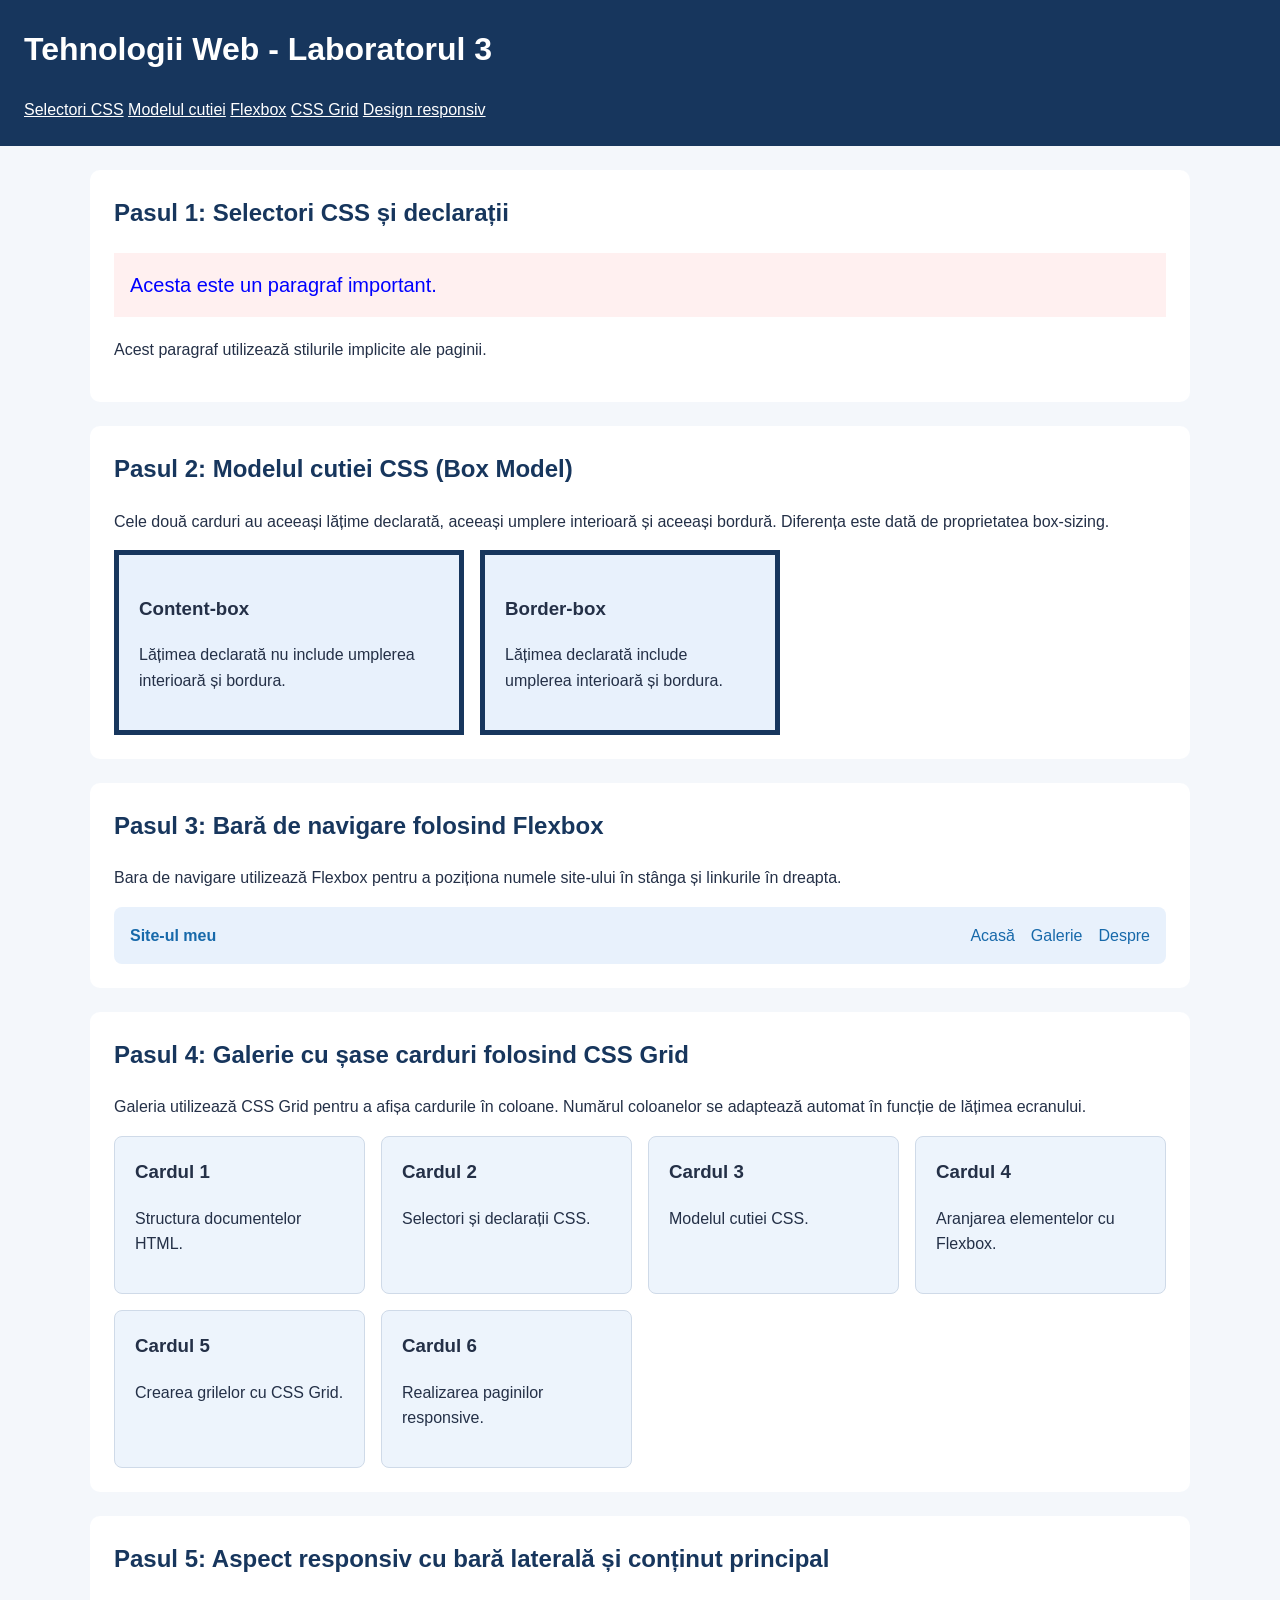
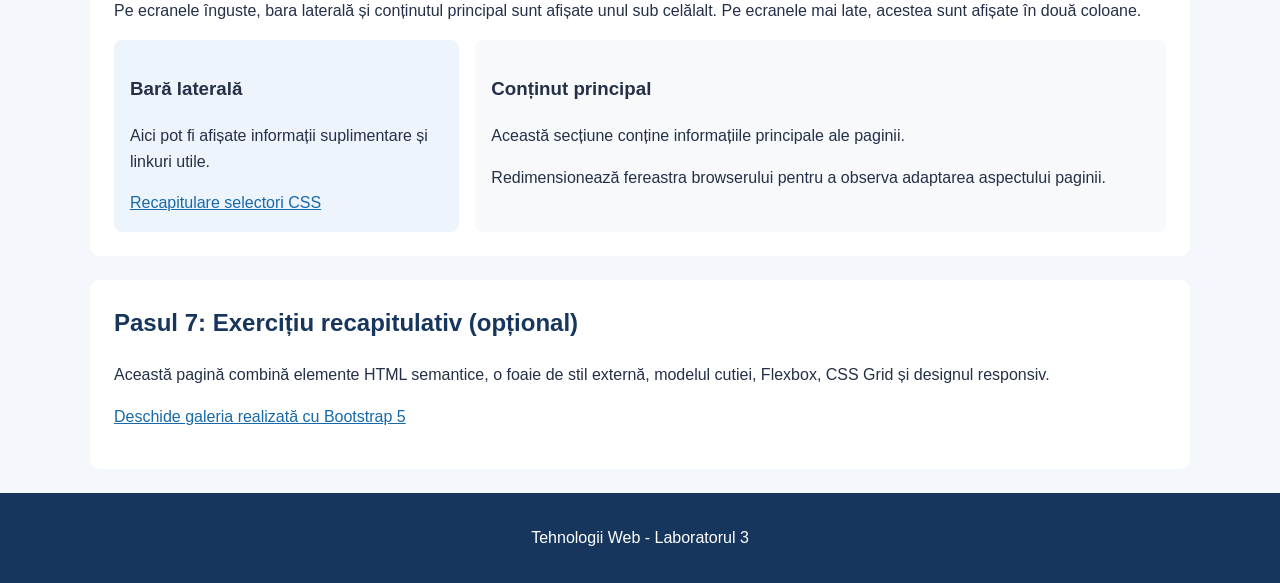
<file: lab3/index.html>
﻿
<!DOCTYPE html>
<html lang="ro">
<head>
    <meta charset="UTF-8">
    <meta name="viewport" content="width=device-width, initial-scale=1.0">
    <title>Tehnologii Web - Laboratorul 3</title>
    <link rel="stylesheet" href="css/style.css">
</head>
<body>
<header class="site-header">
    <h1>Tehnologii Web - Laboratorul 3</h1>

    <nav aria-label="Navigare principală">
        <a href="#selectori">Selectori CSS</a>
        <a href="#model-cutie">Modelul cutiei</a>
        <a href="#flexbox">Flexbox</a>
        <a href="#grid">CSS Grid</a>
        <a href="#responsive">Design responsiv</a>
    </nav>
</header>

<main>
    <section id="selectori" class="section">
        <h2>Pasul 1: Selectori CSS și declarații</h2>

        <p class="important">
            Acesta este un paragraf important.
        </p>

        <p>
            Acest paragraf utilizează stilurile implicite ale paginii.
        </p>
    </section>

    <section id="model-cutie" class="section">
        <h2>Pasul 2: Modelul cutiei CSS (Box Model)</h2>

        <p>
            Cele două carduri au aceeași lățime declarată,
            aceeași umplere interioară și aceeași bordură.
            Diferența este dată de proprietatea box-sizing.
        </p>

        <div class="box-examples">
            <article class="card-a">
                <h3>Content-box</h3>
                <p>
                    Lățimea declarată nu include umplerea interioară
                    și bordura.
                </p>
            </article>

            <article class="card-b">
                <h3>Border-box</h3>
                <p>
                    Lățimea declarată include umplerea interioară
                    și bordura.
                </p>
            </article>
        </div>
    </section>

    <section id="flexbox" class="section">
        <h2>Pasul 3: Bară de navigare folosind Flexbox</h2>

        <p>
            Bara de navigare utilizează Flexbox pentru a poziționa
            numele site-ului în stânga și linkurile în dreapta.
        </p>

        <nav class="demo-nav" aria-label="Navigare demonstrativă">
            <a class="brand" href="#flexbox">Site-ul meu</a>

            <div class="nav-links">
                <a href="#selectori">Acasă</a>
                <a href="#grid">Galerie</a>
                <a href="#responsive">Despre</a>
            </div>
        </nav>
    </section>

    <section id="grid" class="section">
        <h2>Pasul 4: Galerie cu șase carduri folosind CSS Grid</h2>

        <p>
            Galeria utilizează CSS Grid pentru a afișa cardurile
            în coloane. Numărul coloanelor se adaptează automat
            în funcție de lățimea ecranului.
        </p>

        <div class="gallery">
            <article class="gallery-card">
                <h3>Cardul 1</h3>
                <p>Structura documentelor HTML.</p>
            </article>

            <article class="gallery-card">
                <h3>Cardul 2</h3>
                <p>Selectori și declarații CSS.</p>
            </article>

            <article class="gallery-card">
                <h3>Cardul 3</h3>
                <p>Modelul cutiei CSS.</p>
            </article>

            <article class="gallery-card">
                <h3>Cardul 4</h3>
                <p>Aranjarea elementelor cu Flexbox.</p>
            </article>

            <article class="gallery-card">
                <h3>Cardul 5</h3>
                <p>Crearea grilelor cu CSS Grid.</p>
            </article>

            <article class="gallery-card">
                <h3>Cardul 6</h3>
                <p>Realizarea paginilor responsive.</p>
            </article>
        </div>
    </section>

    <section id="responsive" class="section">
        <h2>Pasul 5: Aspect responsiv cu bară laterală și conținut principal</h2>

        <p>
            Pe ecranele înguste, bara laterală și conținutul principal
            sunt afișate unul sub celălalt. Pe ecranele mai late,
            acestea sunt afișate în două coloane.
        </p>

        <div class="layout">
            <aside class="sidebar">
                <h3>Bară laterală</h3>

                <p>
                    Aici pot fi afișate informații suplimentare
                    și linkuri utile.
                </p>

                <a href="#selectori">Recapitulare selectori CSS</a>
            </aside>

            <div class="main-content">
                <h3>Conținut principal</h3>

                <p>
                    Această secțiune conține informațiile principale
                    ale paginii.
                </p>

                <p>
                    Redimensionează fereastra browserului pentru
                    a observa adaptarea aspectului paginii.
                </p>
            </div>
        </div>
    </section>

    <section id="exercitiu-final" class="section">
        <h2>Pasul 7: Exercițiu recapitulativ (opțional)</h2>

        <p>
            Această pagină combină elemente HTML semantice,
            o foaie de stil externă, modelul cutiei, Flexbox,
            CSS Grid și designul responsiv.
        </p>

        <p>
            <a href="bootstrap-gallery.html">
                Deschide galeria realizată cu Bootstrap 5
            </a>
        </p>
    </section>
</main>

<footer class="site-footer">
    <p>Tehnologii Web - Laboratorul 3</p>
</footer>
</body>
</html>
</file>
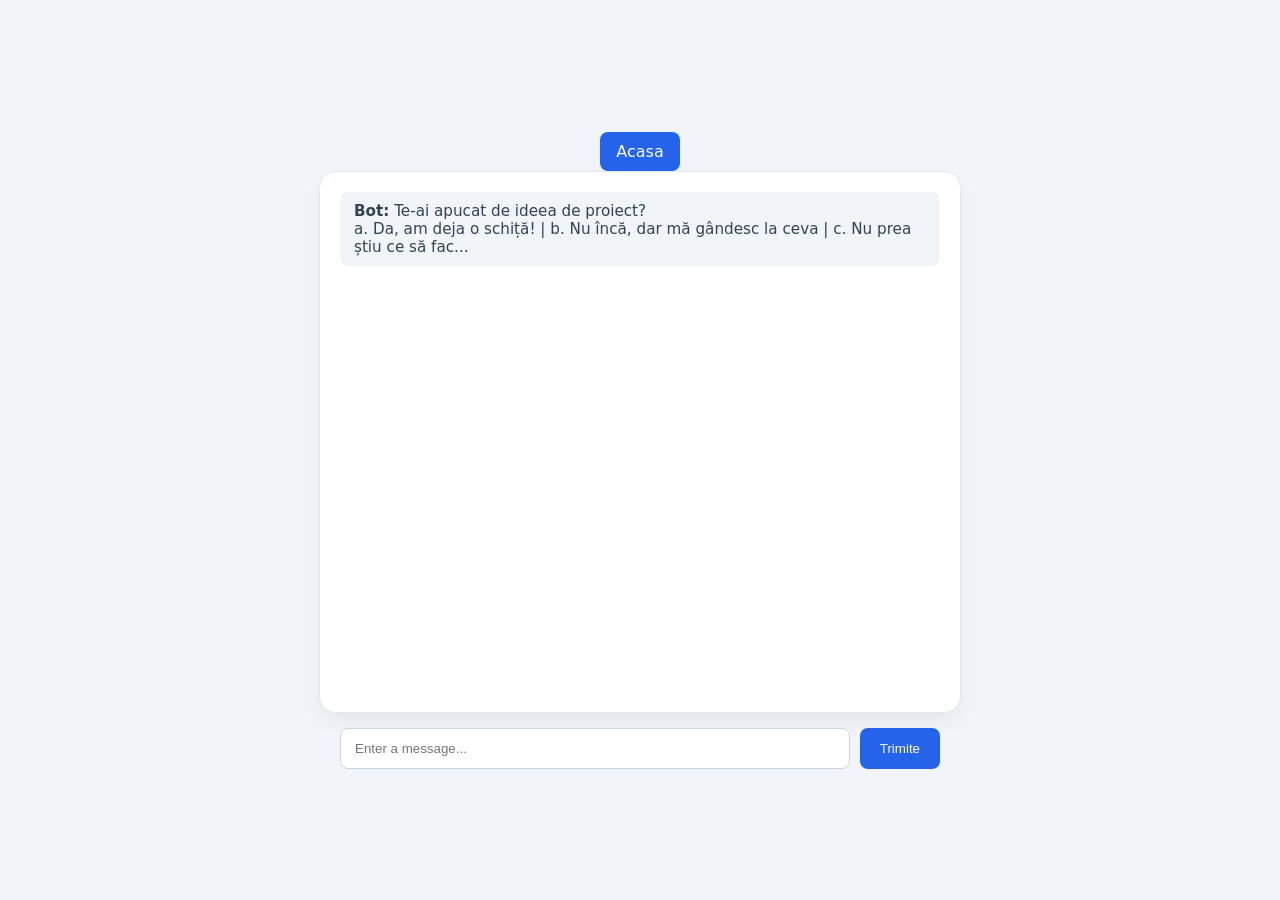
<file: HTML/chatbot.html>
﻿<!DOCTYPE html>
<html lang="en">
    <head>
        <meta charset="UTF-8">
        <meta name="viewport" content="width=device-width, initial-scale=1.0">
        <title>Chatbot</title>
        <link rel="stylesheet" href="../CSS/chatbot_style.css">
    </head>
    <body>
        <a href="../HTML/home.html" class="btn">Acasa</a>
        <div class="chat-container" id="chat-container"></div>
        <form id="chat-form">
            <input type="text" id="user" placeholder="Enter a message...">
            <button type="submit">Trimite</button>
        </form>
        <script src="../JS/chatbot_js.js"></script>
    </body>
</html>
</file>
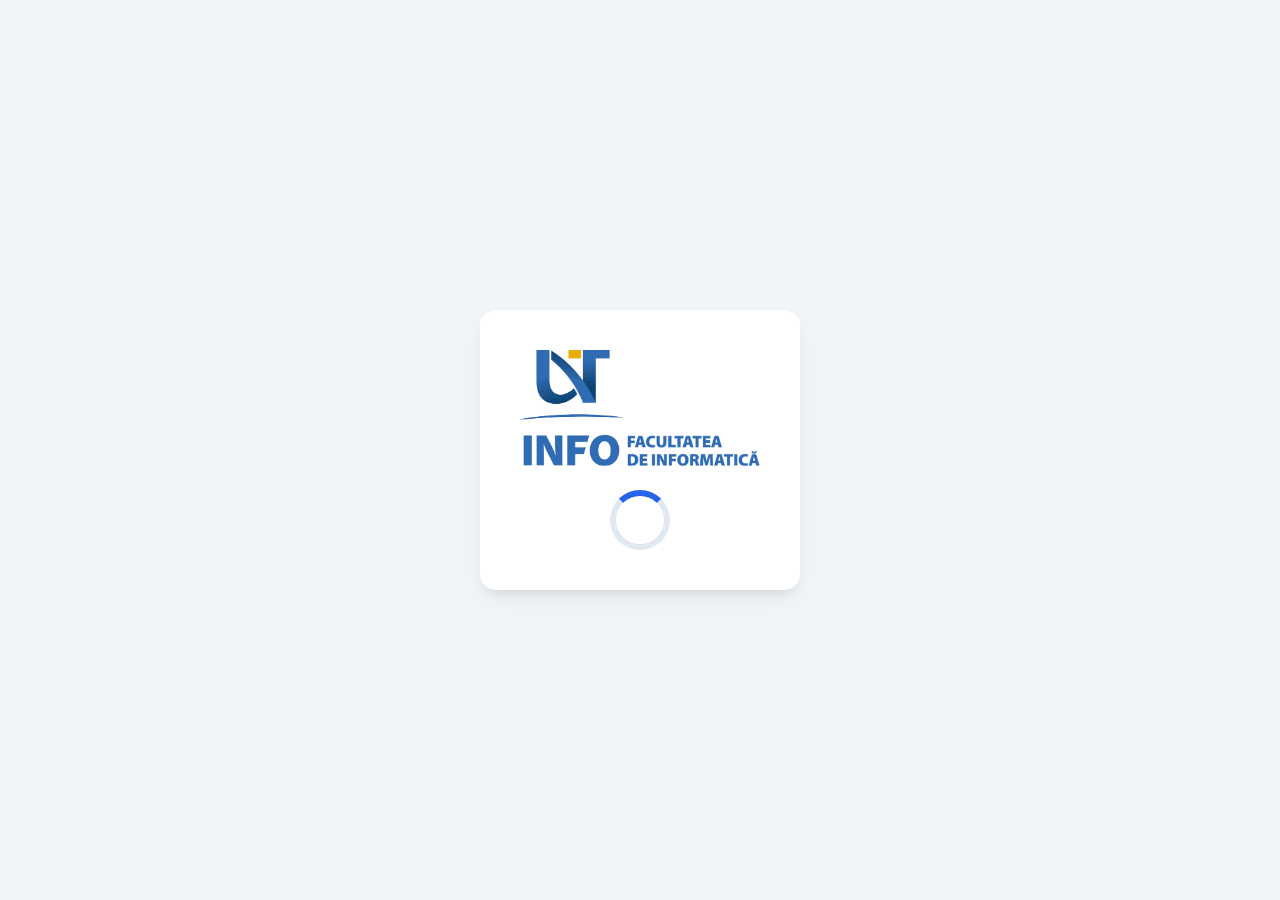
<file: HTML/loading.html>
﻿<!DOCTYPE html>
<html lang="en">
<head>
    <meta charset="UTF-8">
    <meta name="viewport" content="width=device-width, initial-scale=1.0">
    <title>Pagina Loading</title>
    <meta http-equiv="refresh" content="2;url=login.html">
    <link rel="stylesheet" href="../CSS/style.css">
    <link rel="stylesheet" href="../CSS/loading_style.css">
</head>
<body>
<div class="loading-container">
    <img src="../MEDIA/images.png" alt="img" class="logo">
    <div class="loader"></div>
</div>
</body>
</html>
</file>
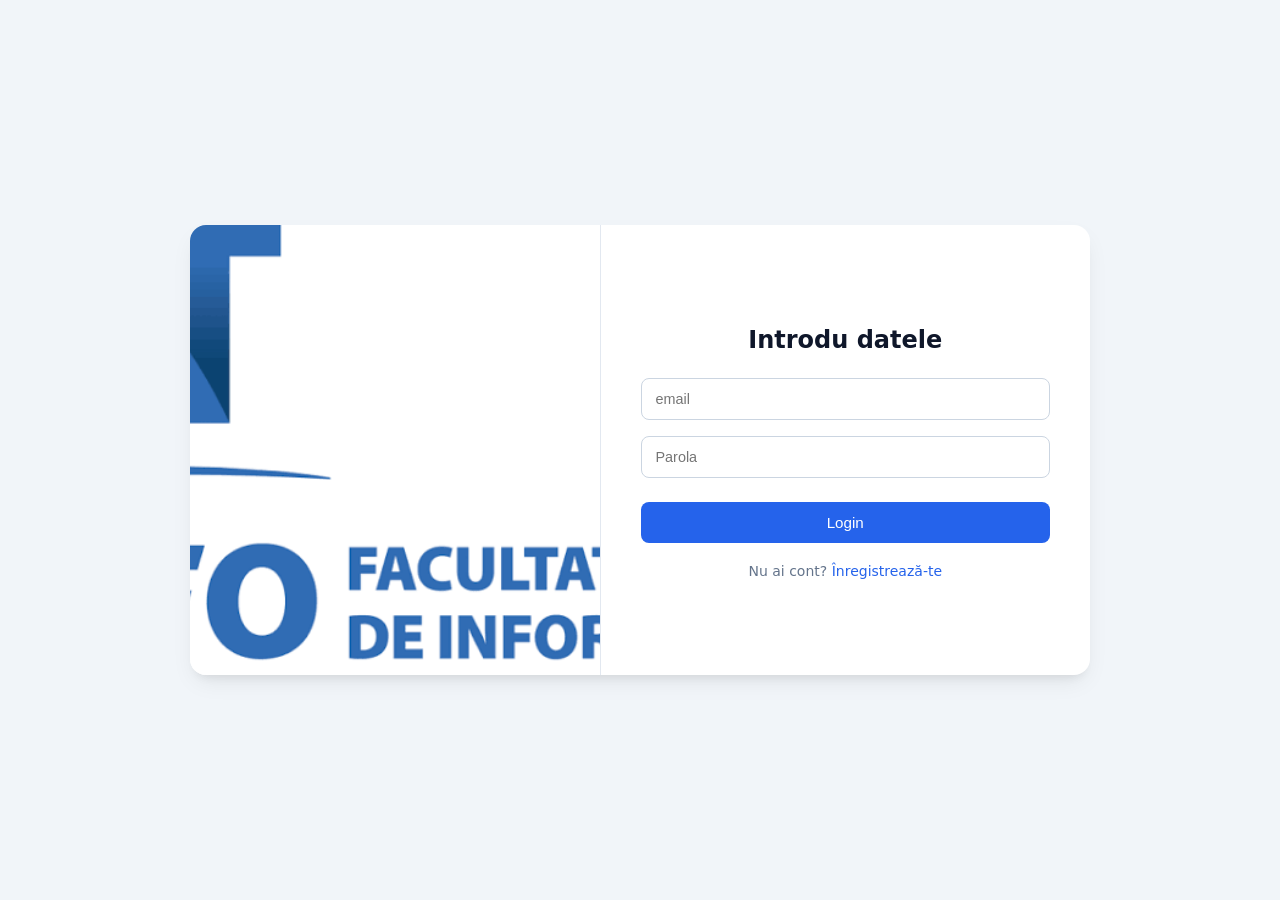
<file: HTML/login.html>
﻿<!DOCTYPE html>
<html lang="en">
<head>
    <meta charset="UTF-8">
    <meta name="viewport" content="width=device-width, initial-scale=1.0">
    <title>Login Page</title>
    <link rel="stylesheet" href="../CSS/style.css">
    <link rel="stylesheet" href="../CSS/login_style.css">
</head>
<body>
<div class="login-container">
    <div class="login-image">
        <img src="../MEDIA/images.png" alt="Imagine login">
    </div>
    <div class="separator"></div>
    <form class="login-form" id="login-form">
        <h2>Introdu datele</h2>
        <input type="email" id="email" placeholder="email">
        <input type="password" id="password" placeholder="Parola">
        <button type="submit">Login</button>
        <p class="register-text"> Nu ai cont? <a href="../HTML/register.html">Înregistrează-te</a> </p>
    </form>
</div>
<script src="../JS/login_js.js"></script>
</body>
</html>
</file>
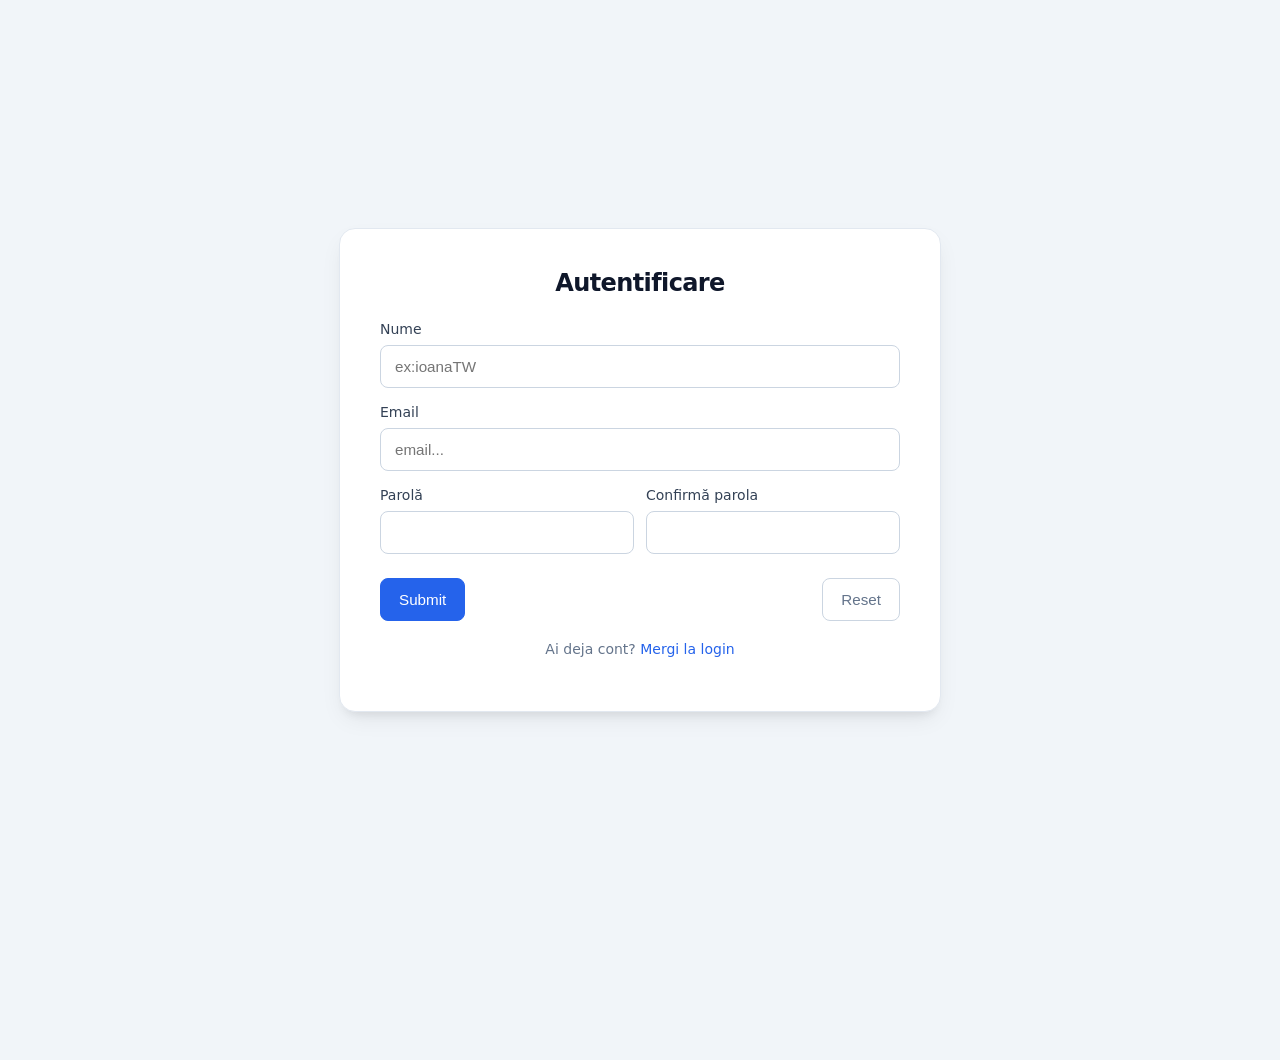
<file: HTML/register.html>
﻿<!DOCTYPE html>
<html lang="ro">
<head>
    <meta charset="UTF-8">
    <meta name="viewport" content="width=device-width, initial-scale=1.0">
    <title>Pagina autentificare</title>
    <link rel="stylesheet" href="../CSS/register.css">
</head>
<body>
<main class="page">
    <section class="card">
        <h1>Autentificare</h1>
        <form class="register-form" action="#" method="post" enctype="multipart/form-data">
            <div class="row">
                <label for="username">Nume</label>
                <input type="text" name="username" placeholder="ex:ioanaTW"
                       required>
            </div>
            <div class="row">
                <label for="email">Email</label>
                <input type="email" name="email" placeholder="email..." required>
            </div>
            <div class="row two-col">
                <div>
                    <label for="password">Parolă</label>
                    <input for="password" name="password" required>
                </div>
                <div>
                    <label for="confirm_password">Confirmă parola</label>
                    <input type="password" name="confirm_password" required>
                </div>
            </div>

            <div class="actions">
                <button type="submit" class="btn primary">Submit</button>
                <button type="reset" class="btn ghost">Reset</button>
            </div>
            <p class="login-link"> Ai deja cont? <a href="login.html">Mergi la login</a></p>

        </form>
    </section>
</main>
</body>
</html>
</file>
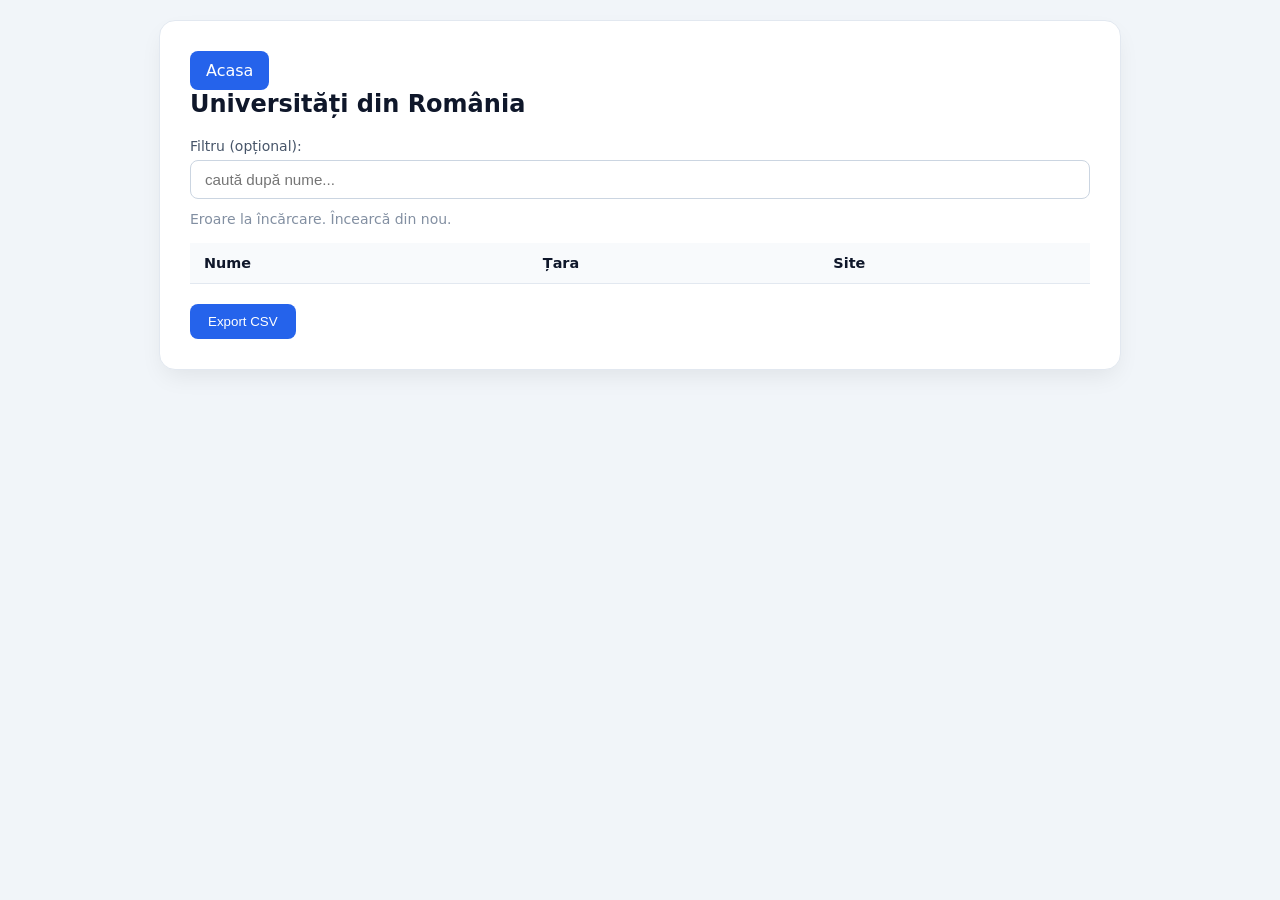
<file: HTML/universities.html>
﻿<!DOCTYPE html>
<html lang="en">
<head>
    <meta charset="UTF-8">
    <meta name="viewport" content="width=device-width, initial-scale=1.0">
    <title>Universities</title>
    <link rel="stylesheet" href="../CSS/universities_style.css">
</head>
<body>
<div class="container">
    <a href="../HTML/home.html" class="btn">Acasa</a>
    <h1>Universități din România</h1>
    <label for="q">Filtru (opțional):</label>
    <input id="q" placeholder="caută după nume..." />
    <div id="status" class="status"></div>
    <table>
        <thead>
        <tr>
            <th>Nume</th>
            <th>Țara</th>
            <th>Site</th>
        </tr>
        </thead>
        <tbody id="tbody"></tbody>
    </table>
    <button id="export-btn" class="btn-export">Export CSV</button>
</div>
<script src="../JS/universities_js.js"></script>
</body>
</html>
</file>
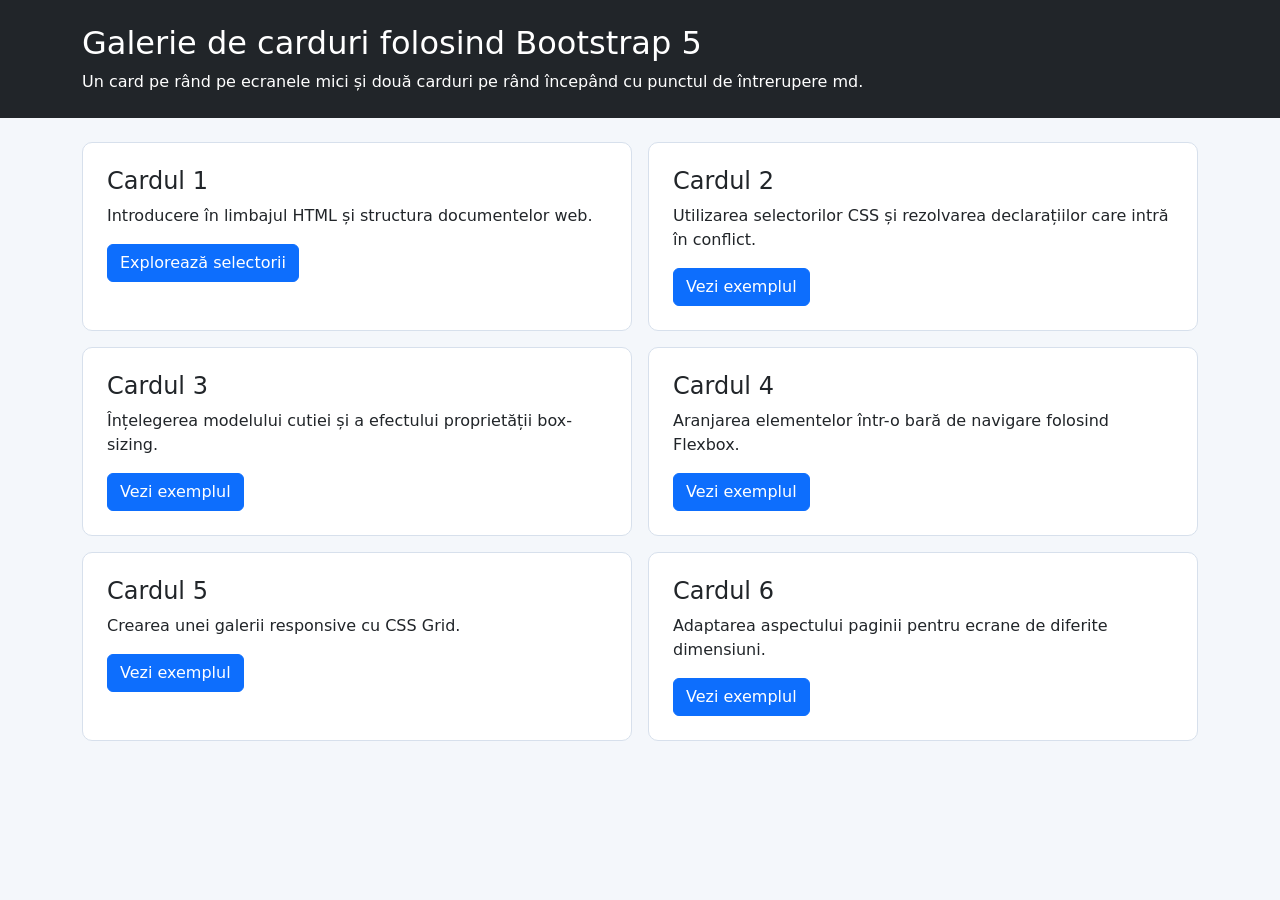
<file: lab3/bootstrap-gallery.html>
﻿
<!DOCTYPE html>
<html lang="ro">
<head>
    <meta charset="UTF-8">
    <meta name="viewport" content="width=device-width, initial-scale=1.0">

    <title>Tehnologii Web - Galerie Bootstrap 5</title>

    <link
            href="https://cdn.jsdelivr.net/npm/bootstrap@5.3.8/dist/css/bootstrap.min.css"
            rel="stylesheet"
    >

    <style>
        body {
            background-color: #f4f7fb;
        }

        .gallery-card {
            height: 100%;
            border: 1px solid #d7e0ec;
            border-radius: 10px;
        }

        .gallery-card .card-body {
            padding: 1.5rem;
        }
    </style>
</head>
<body>
<header class="bg-dark text-white py-4">
    <div class="container">
        <h1 class="h2 mb-2">
            Galerie de carduri folosind Bootstrap 5
        </h1>

        <p class="mb-0">
            Un card pe rând pe ecranele mici și două carduri
            pe rând începând cu punctul de întrerupere md.
        </p>
    </div>
</header>

<main class="container py-4">
    <div class="row g-3">

        <div class="col-12 col-md-6">
            <article class="card gallery-card">
                <div class="card-body">
                    <h2 class="h4 card-title">Cardul 1</h2>

                    <p class="card-text">
                        Introducere în limbajul HTML și structura
                        documentelor web.
                    </p>

                    <a
                            class="btn btn-primary"
                            href="index.html#selectori"
                    >
                        Explorează selectorii
                    </a>
                </div>
            </article>
        </div>

        <div class="col-12 col-md-6">
            <article class="card gallery-card">
                <div class="card-body">
                    <h2 class="h4 card-title">Cardul 2</h2>

                    <p class="card-text">
                        Utilizarea selectorilor CSS și rezolvarea
                        declarațiilor care intră în conflict.
                    </p>

                    <a
                            class="btn btn-primary"
                            href="index.html#selectori"
                    >
                        Vezi exemplul
                    </a>
                </div>
            </article>
        </div>

        <div class="col-12 col-md-6">
            <article class="card gallery-card">
                <div class="card-body">
                    <h2 class="h4 card-title">Cardul 3</h2>

                    <p class="card-text">
                        Înțelegerea modelului cutiei și a efectului
                        proprietății box-sizing.
                    </p>

                    <a
                            class="btn btn-primary"
                            href="index.html#model-cutie"
                    >
                        Vezi exemplul
                    </a>
                </div>
            </article>
        </div>

        <div class="col-12 col-md-6">
            <article class="card gallery-card">
                <div class="card-body">
                    <h2 class="h4 card-title">Cardul 4</h2>

                    <p class="card-text">
                        Aranjarea elementelor într-o bară de navigare
                        folosind Flexbox.
                    </p>

                    <a
                            class="btn btn-primary"
                            href="index.html#flexbox"
                    >
                        Vezi exemplul
                    </a>
                </div>
            </article>
        </div>

        <div class="col-12 col-md-6">
            <article class="card gallery-card">
                <div class="card-body">
                    <h2 class="h4 card-title">Cardul 5</h2>

                    <p class="card-text">
                        Crearea unei galerii responsive cu CSS Grid.
                    </p>

                    <a
                            class="btn btn-primary"
                            href="index.html#grid"
                    >
                        Vezi exemplul
                    </a>
                </div>
            </article>
        </div>

        <div class="col-12 col-md-6">
            <article class="card gallery-card">
                <div class="card-body">
                    <h2 class="h4 card-title">Cardul 6</h2>

                    <p class="card-text">
                        Adaptarea aspectului paginii pentru ecrane
                        de diferite dimensiuni.
                    </p>

                    <a
                            class="btn btn-primary"
                            href="index.html#responsive"
                    >
                        Vezi exemplul
                    </a>
                </div>
            </article>
        </div>

    </div>
</main>
</body>
</html>
</file>
<file: lab3/css/style.css>
﻿
/* General styles */
* {
    box-sizing: border-box;
}

html {
    scroll-behavior: smooth;
}

body {
    margin: 0;
    font-family: Arial, Helvetica, sans-serif;
    line-height: 1.6;
    color: #243047;
    background-color: #f4f7fb;
}

.site-header {
    padding: 1.5rem;
    color: white;
    background-color: #17365d;
}

.site-header h1 {
    margin-top: 0;
}

nav a,
main a {
    color: #1769aa;
}

.site-header nav a {
    color: white;
}

a:focus-visible {
    outline: 3px solid #e7a33e;
    outline-offset: 4px;
}

.section {
    margin: 1.5rem auto;
    padding: 1.5rem;
    width: min(100% - 2rem, 1100px);
    background: white;
    border-radius: 10px;
}

h2 {
    margin-top: 0;
    color: #17365d;
}

/* Step 1: CSS selectors and competing declarations */
.important {
    color: red;
    font-size: 1.25rem;
    padding: 1rem;
    background-color: #fff0f0;
}

.important {
    color: blue;
}

/* Step 2: CSS Box Model */
.box-examples {
    display: flex;
    flex-wrap: wrap;
    gap: 1rem;
}

.card-a,
.card-b {
    width: 300px;
    padding: 20px;
    border: 5px solid #17365d;
    background-color: #e8f1fc;
}

.card-a {
    box-sizing: content-box;
}

.card-b {
    box-sizing: border-box;
}

/* Step 3: Flexbox navigation */
.demo-nav {
    display: flex;
    justify-content: space-between;
    align-items: center;
    gap: 1rem;
    padding: 1rem;
    background-color: #e8f1fc;
    border-radius: 8px;
}

.demo-nav .brand {
    font-weight: bold;
    text-decoration: none;
    white-space: nowrap;
}

.nav-links {
    display: flex;
    flex-wrap: wrap;
    gap: 1rem;
}

.nav-links a {
    text-decoration: none;
}

/* Step 4: CSS Grid gallery */
.gallery {
    display: grid;
    grid-template-columns:
        repeat(auto-fit, minmax(min(100%, 240px), 1fr));
    gap: 1rem;
}

.gallery-card {
    padding: 1.25rem;
    border: 1px solid #cfdae8;
    border-radius: 8px;
    background-color: #edf4fc;
}

.gallery-card h3 {
    margin-top: 0;
}

/* Step 5: Responsive sidebar + main content */
.layout {
    display: grid;
    grid-template-columns: minmax(0, 1fr);
    gap: 1rem;
}

.sidebar,
.main-content {
    min-width: 0;
    padding: 1rem;
    border-radius: 8px;
}

.sidebar {
    background-color: #edf4fc;
}

.main-content {
    background-color: #f8f9fb;
}

/* Footer */
.site-footer {
    padding: 1rem;
    text-align: center;
    color: white;
    background-color: #17365d;
}

/* Wider screens */
@media (min-width: 768px) {
    .layout {
        grid-template-columns: minmax(0, 1fr) minmax(0, 2fr);
    }
}

/* Narrow screens */
@media (max-width: 480px) {
    .site-header {
        padding: 1rem;
    }

    .demo-nav {
        align-items: flex-start;
        flex-direction: column;
    }

    .nav-links {
        gap: 0.75rem;
    }

    .section {
        padding: 1rem;
    }
}
</file>
<file: CSS/chatbot_style.css>
﻿body {
    background-color: #f1f5f9;
    display: flex;
    justify-content: center;
    align-items: center;
    height: 100vh;
    margin: 0;
    flex-direction: column;
    font-family: system-ui, -apple-system, BlinkMacSystemFont, "Segoe UI", Roboto, sans-serif;
}
.chat-container {
    max-width: 600px;
    width: 100%;
    height: 500px;
    padding: 20px;
    background-color: #ffffff;
    border-radius: 16px;
    box-shadow: 0 10px 25px -5px rgba(0, 0, 0, 0.08);
    margin-bottom: 15px;
    overflow-y: auto;
    border: 1px solid #e2e8f0;
}
.btn {
    display: inline-block;
    padding: 10px 16px;
    border-radius: 8px;
    background-color: #2563eb;
    color: white;
    text-decoration: none;
    font-weight: 500;
    transition: background-color 0.2s;
}
.message {
    margin-bottom: 12px;
    padding: 10px 14px;
    border-radius: 8px;
    background-color: #f1f5f9;
    color: #334155;
    font-size: 0.95rem;
}
.message.user {
    background-color: #2563eb;
    color: #ffffff;
    text-align: right;
}
#chat-form {
    display: flex;
    max-width: 600px;
    width: 100%;
    gap: 10px;
}
#chat-form input {
    flex: 1;
    padding: 12px 14px;
    border: 1px solid #cbd5e1;
    border-radius: 8px;
    outline: none;
    background-color: #ffffff;
    color: #0f172a;
}
#chat-form input:focus {
    border-color: #2563eb;
    box-shadow: 0 0 0 3px rgba(37, 99, 235, 0.15);
}
#chat-form button {
    padding: 12px 20px;
    background-color: #2563eb;
    color: white;
    border: none;
    border-radius: 8px;
    cursor: pointer;
    font-weight: 500;
}
#chat-form button:hover {
    background-color: #1d4ed8;
}
</file>
<file: CSS/style.css>
﻿body {
    margin: 0;
    padding: 0;
    display: flex;
    justify-content: center;
    align-items: center;
    height: 100vh;
    font-family: system-ui, -apple-system, sans-serif;
    background-color: #f1f5f9;
    color: #334155;
}

.container {
    width: 100%;
    max-width: 400px;
    padding: 32px;
    background: #ffffff;
    border-radius: 16px;
    box-shadow: 0 10px 25px -5px rgba(0, 0, 0, 0.08);
    text-align: center;
}
</file>
<file: CSS/loading_style.css>
﻿body {
    background: #f1f5f9;
    margin: 0;
    display: flex;
    justify-content: center;
    align-items: center;
    height: 100vh;
    font-family: system-ui, -apple-system, BlinkMacSystemFont, "Segoe UI", Roboto, sans-serif;
}
.loading-container {
    display: flex;
    flex-direction: column;
    align-items: center;
    background-color: #ffffff;
    padding: 40px;
    border-radius: 16px;
    box-shadow: 0 10px 25px -5px rgba(0, 0, 0, 0.08),
                0 8px 10px -6px rgba(0, 0, 0, 0.08);
}
.logo {
    width: 240px;
    height: auto;
    margin-bottom: 20px;
}
.loader {
    border: 6px solid #e2e8f0;
    border-top: 6px solid #2563eb;
    border-radius: 50%;
    width: 48px;
    height: 48px;
    animation: spin 1s linear infinite;
}
@keyframes spin {
    0% { transform: rotate(0deg); }
    100% { transform: rotate(360deg); }
}
</file>
<file: CSS/login_style.css>
﻿body {
    background-color: #f1f5f9;
    display: flex;
    justify-content: center;
    align-items: center;
    min-height: 100vh;
    margin: 0;
    font-family: system-ui, -apple-system, BlinkMacSystemFont, "Segoe UI", Roboto, sans-serif;
}

.login-container {
    display: flex;
    width: 100%;
    max-width: 900px;
    height: auto;
    min-height: 450px;
    background-color: #ffffff;
    border-radius: 16px;
    box-shadow: 0 10px 25px -5px rgba(0, 0, 0, 0.08),
                0 8px 10px -6px rgba(0, 0, 0, 0.08);
    overflow: hidden;
}

.login-image {
    flex: 1;
    display: flex;
    justify-content: center;
    align-items: center;
    background-color: #f8fafc;
    overflow: hidden;
}

.login-image img {
    width: 100%;
    height: 100%;
    object-fit: cover;
}

.separator {
    width: 1px;
    background-color: #e2e8f0;
}

.login-form {
    flex: 1;
    display: flex;
    flex-direction: column;
    justify-content: center;
    padding: 40px;
    color: #334155;
}

.login-form h2 {
    margin-bottom: 24px;
    text-align: center;
    font-weight: 600;
    font-size: 1.5rem;
    color: #0f172a;
}

.login-form input {
    padding: 12px 14px;
    margin-bottom: 16px;
    border: 1px solid #cbd5e1;
    border-radius: 8px;
    font-size: 0.9rem;
    background-color: #ffffff;
    color: #0f172a;
    transition: border-color 0.2s, box-shadow 0.2s;
    outline: none;
}

input:focus {
    border-color: #2563eb;
    box-shadow: 0 0 0 3px rgba(37, 99, 235, 0.15);
}

input:hover {
    border-color: #94a3b8;
}

.login-form button {
    padding: 12px;
    background-color: #2563eb;
    border: none;
    border-radius: 8px;
    color: white;
    font-size: 0.95rem;
    font-weight: 500;
    cursor: pointer;
    transition: background-color 0.2s;
    margin-top: 8px;
}

.login-form button:hover {
    background-color: #1d4ed8;
}

.register-text {
    margin-top: 20px;
    text-align: center;
    font-size: 0.875rem;
    color: #64748b;
}

.register-text a {
    color: #2563eb;
    text-decoration: none;
    font-weight: 500;
    transition: color 0.2s;
}

.register-text a:hover {
    color: #1d4ed8;
    text-decoration: underline;
}
</file>
<file: CSS/register.css>
﻿html,
body {
  background: #f1f5f9;
  color: #334155;
  margin-top: 0;
  margin-bottom: 60px;
  font-family: system-ui, -apple-system, BlinkMacSystemFont, "Segoe UI", Roboto, sans-serif;
}

.page {
  display: flex;
  justify-content: center;
  align-items: center;
  min-height: 100vh;
  padding: 20px;
}

.card {
  width: 100%;
  max-width: 520px;
  background: #ffffff;
  border: 1px solid #e2e8f0;
  border-radius: 16px;
  padding: 40px;
  box-shadow: 0 10px 25px -5px rgba(0, 0, 0, 0.08),
              0 8px 10px -6px rgba(0, 0, 0, 0.08);
}

h1 {
  font-size: 1.5rem;
  font-weight: 600;
  margin-top: 0;
  margin-bottom: 24px;
  color: #0f172a;
  text-align: center;
  letter-spacing: -0.025em;
}

.row {
  margin-bottom: 16px;
  text-align: left;
}

.row label {
  display: block;
  margin-bottom: 8px;
  font-weight: 500;
  font-size: 0.875rem;
  color: #334155;
}

input,
select,
textarea {
  width: 100%;
  padding: 12px 14px;
  border-radius: 8px;
  border: 1px solid #cbd5e1;
  background: #ffffff;
  color: #0f172a;
  font-size: 0.95rem;
  box-sizing: border-box;
  outline: none;
  transition: border-color 0.2s, box-shadow 0.2s;
}

input:focus,
select:focus,
textarea:focus {
  border-color: #2563eb;
  box-shadow: 0 0 0 3px rgba(37, 99, 235, 0.15);
}

.two-col {
  display: flex;
  gap: 12px;
}

.two-col > div {
  flex: 1;
}

.actions {
  display: flex;
  justify-content: space-between;
  align-items: center;
  margin-top: 24px;
}

.btn {
  padding: 12px 18px;
  border-radius: 8px;
  font-size: 0.95rem;
  font-weight: 500;
  cursor: pointer;
  border: 1px solid transparent;
  transition: background 0.2s, transform 0.1s;
}

.btn:active {
  transform: translateY(1px);
}

.btn.primary {
  background: #2563eb;
  color: #ffffff;
  border-color: #2563eb;
}

.btn.primary:hover {
  background: #1d4ed8;
}

.btn.ghost {
  background: transparent;
  color: #64748b;
  border-color: #cbd5e1;
}

.btn.ghost:hover {
  background: #f8fafc;
  color: #0f172a;
}

.login-link {
  text-align: center;
  margin-top: 20px;
  font-size: 0.875rem;
  color: #64748b;
}

.login-link a {
  color: #2563eb;
  text-decoration: none;
  font-weight: 500;
}

.login-link a:hover {
  text-decoration: underline;
}
</file>
<file: CSS/universities_style.css>
﻿body {
    margin: 0;
    padding: 20px;
    background: #f1f5f9;
    color: #334155;
    font-family: system-ui, -apple-system, sans-serif;
    display: flex;
    justify-content: center;
}

.container {
    width: 100%;
    max-width: 900px;
    background: #ffffff;
    padding: 30px;
    border-radius: 16px;
    box-shadow: 0 10px 25px -5px rgba(0, 0, 0, 0.08);
    border: 1px solid #e2e8f0;
}

h1 {
    font-size: 1.5rem;
    font-weight: 600;
    color: #0f172a;
    margin-top: 0;
    margin-bottom: 20px;
}

label {
    font-size: 0.875rem;
    font-weight: 500;
    color: #475569;
    display: block;
    margin-bottom: 6px;
}

.status {
    opacity: 0.8;
    margin: 12px 0;
    font-size: 0.875rem;
    color: #64748b;
}

input {
    width: 100%;
    padding: 10px 14px;
    border-radius: 8px;
    border: 1px solid #cbd5e1;
    background: #ffffff;
    color: #0f172a;
    font-size: 0.95rem;
    outline: none;
    box-sizing: border-box;
    transition: border-color 0.2s, box-shadow 0.2s;
}

.btn {
    display: inline-block;
    padding: 10px 16px;
    border-radius: 8px;
    background-color: #2563eb;
    color: white;
    text-decoration: none;
    font-weight: 500;
    transition: background-color 0.2s;
}

input:focus {
    border-color: #2563eb;
    box-shadow: 0 0 0 3px rgba(37, 99, 235, 0.15);
}

table {
    width: 100%;
    border-collapse: collapse;
    margin-top: 16px;
    background: #ffffff;
}

th {
    background: #f8fafc;
    color: #0f172a;
    font-weight: 600;
    border-bottom: 2px solid #e2e8f0;
}

th, td {
    padding: 12px 14px;
    border-bottom: 1px solid #e2e8f0;
    text-align: left;
    vertical-align: middle;
    font-size: 0.9rem;
}

td a {
    color: #2563eb;
    text-decoration: none;
    font-weight: 500;
}

td a:hover {
    text-decoration: underline;
    color: #1d4ed8;
}

.btn-export {
    margin-top: 20px;
    padding: 10px 18px;
    background-color: #2563eb;
    color: #ffffff;
    border: none;
    border-radius: 8px;
    font-weight: 500;
    cursor: pointer;
    transition: background-color 0.2s;
}

.btn-export:hover {
    background-color: #1d4ed8;
}
</file>
